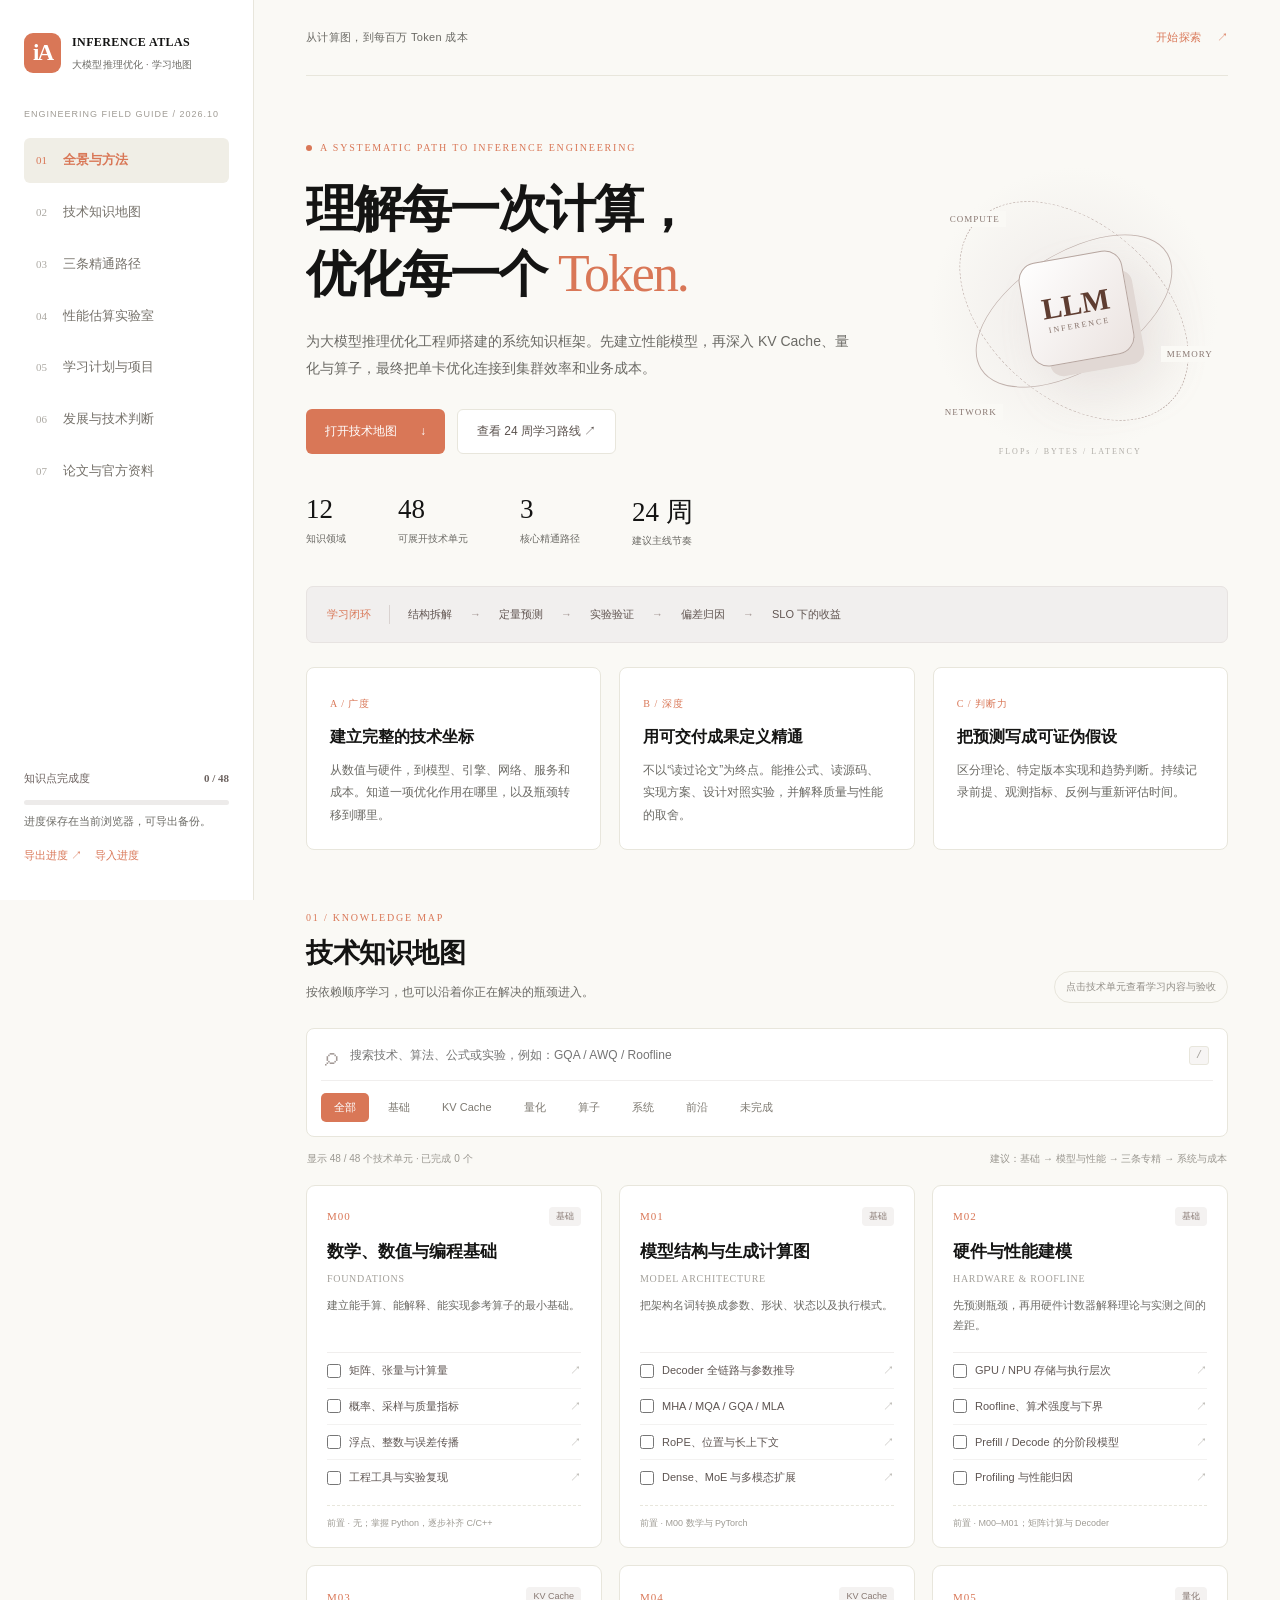
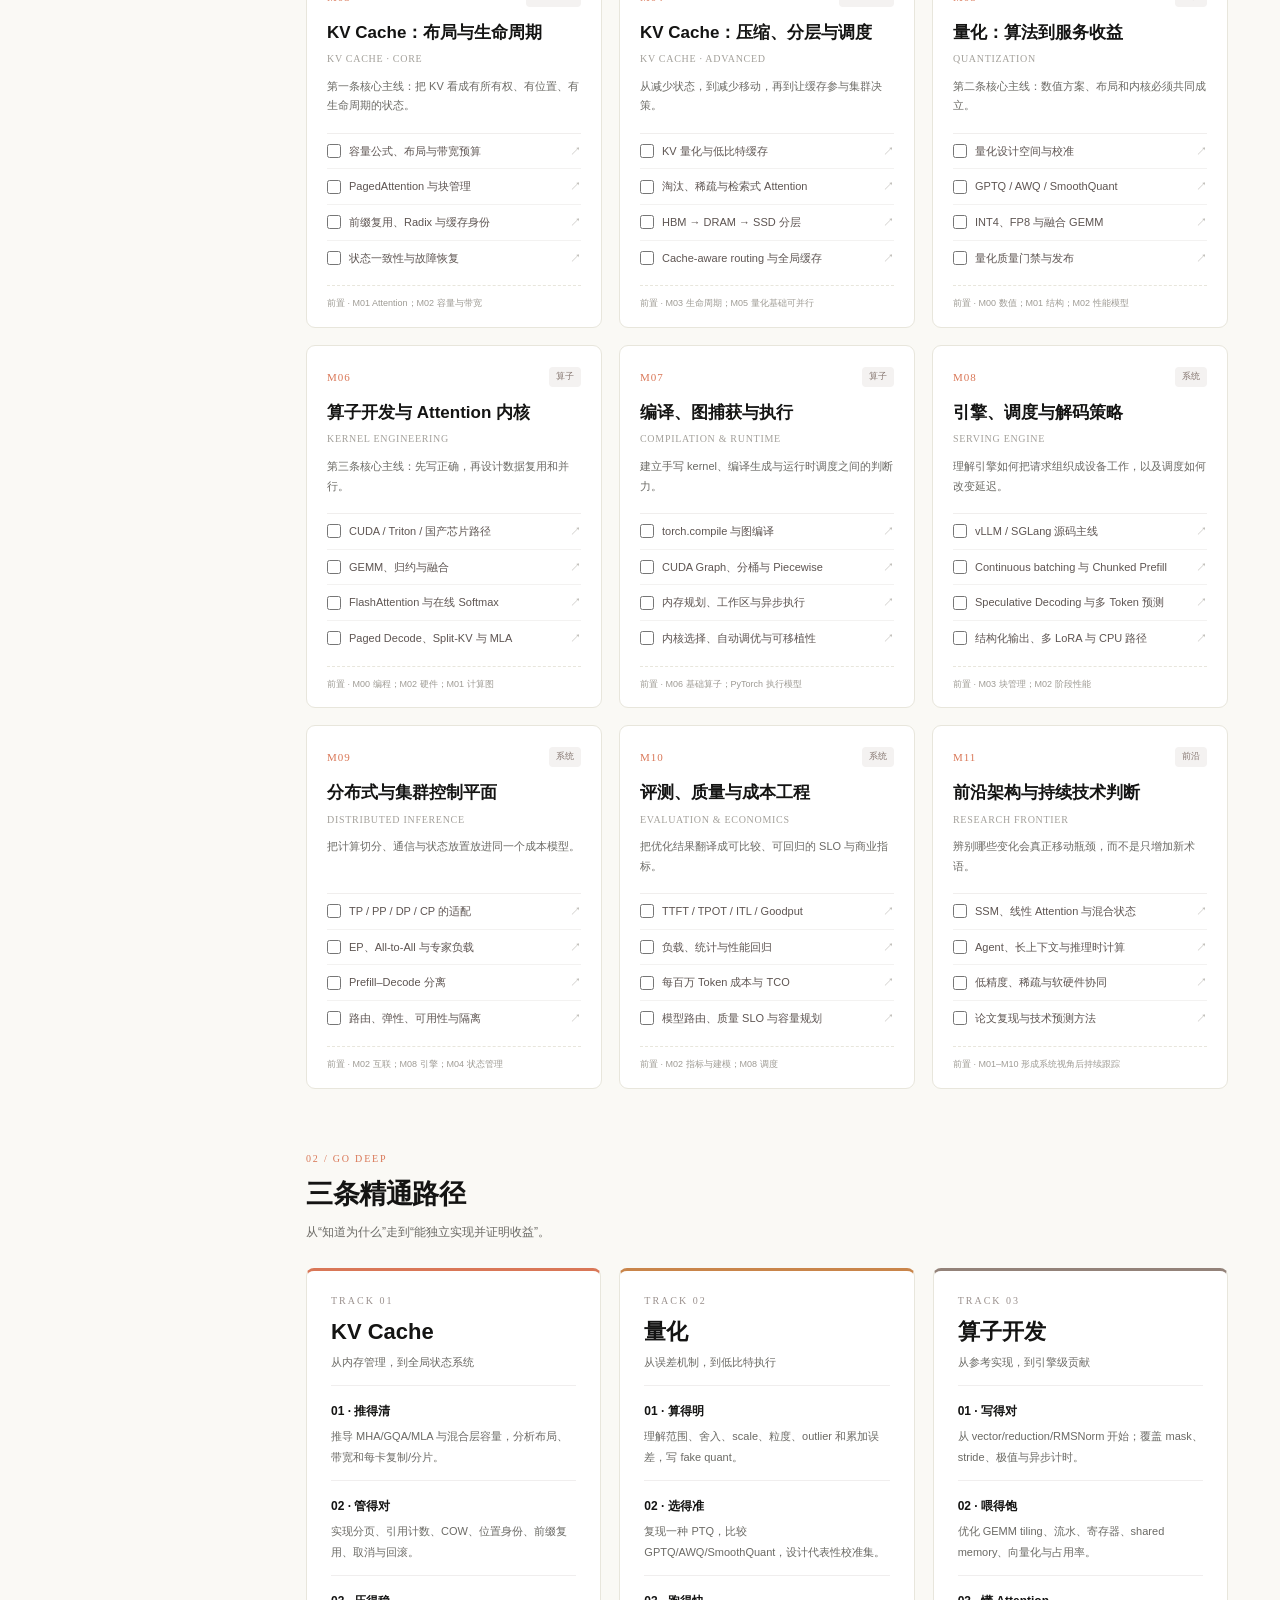
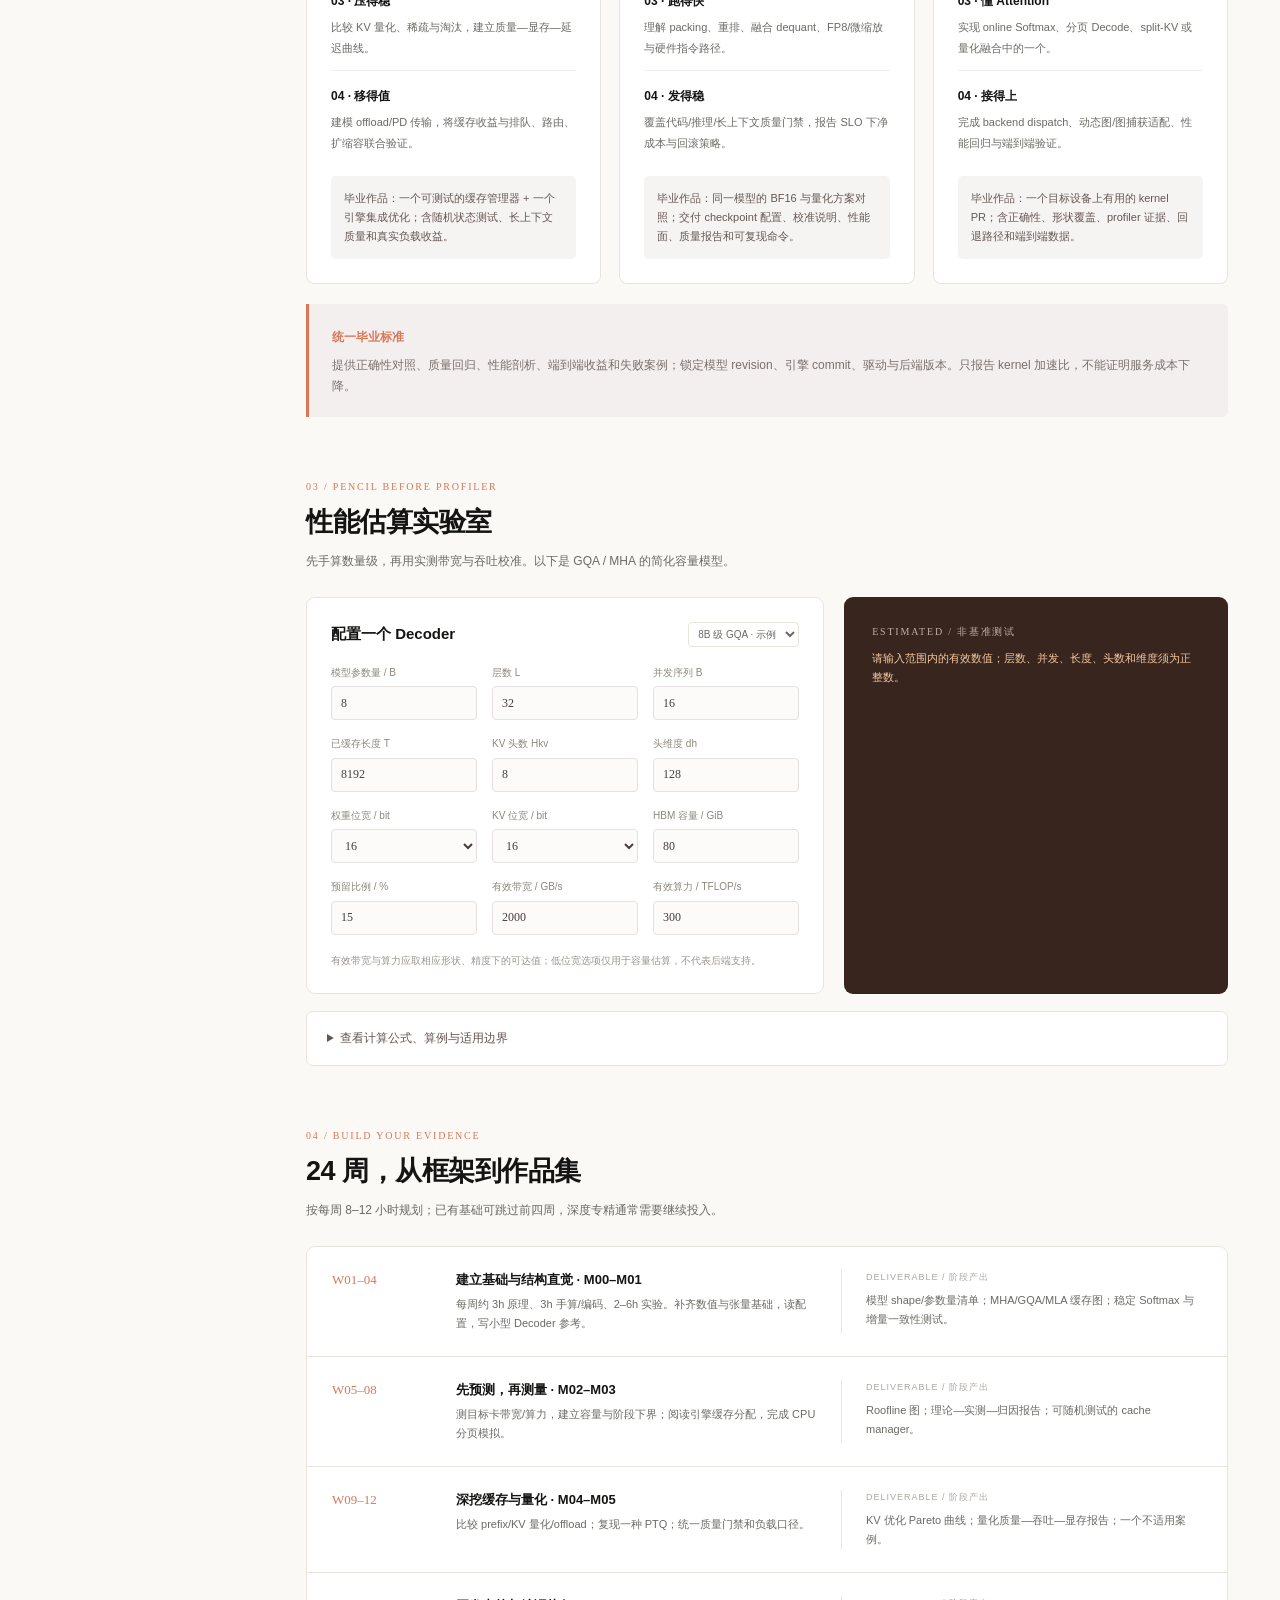
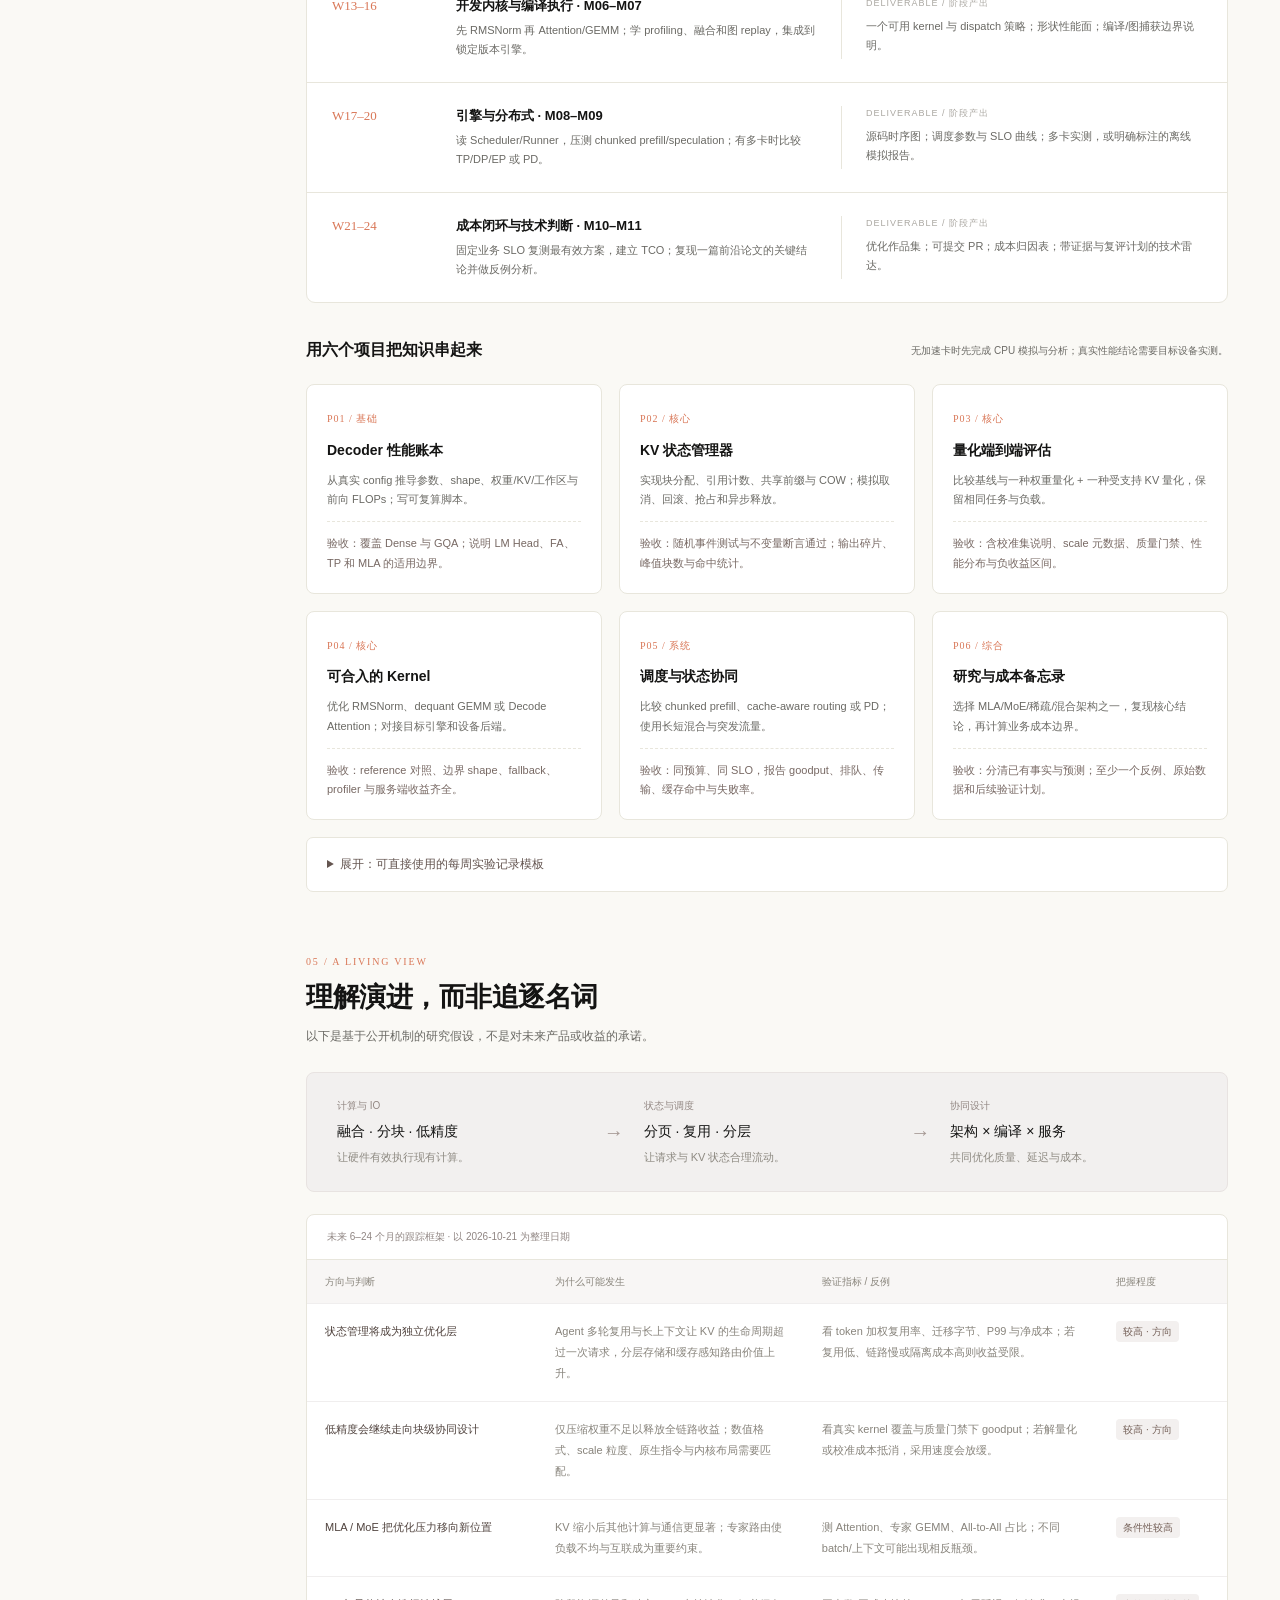
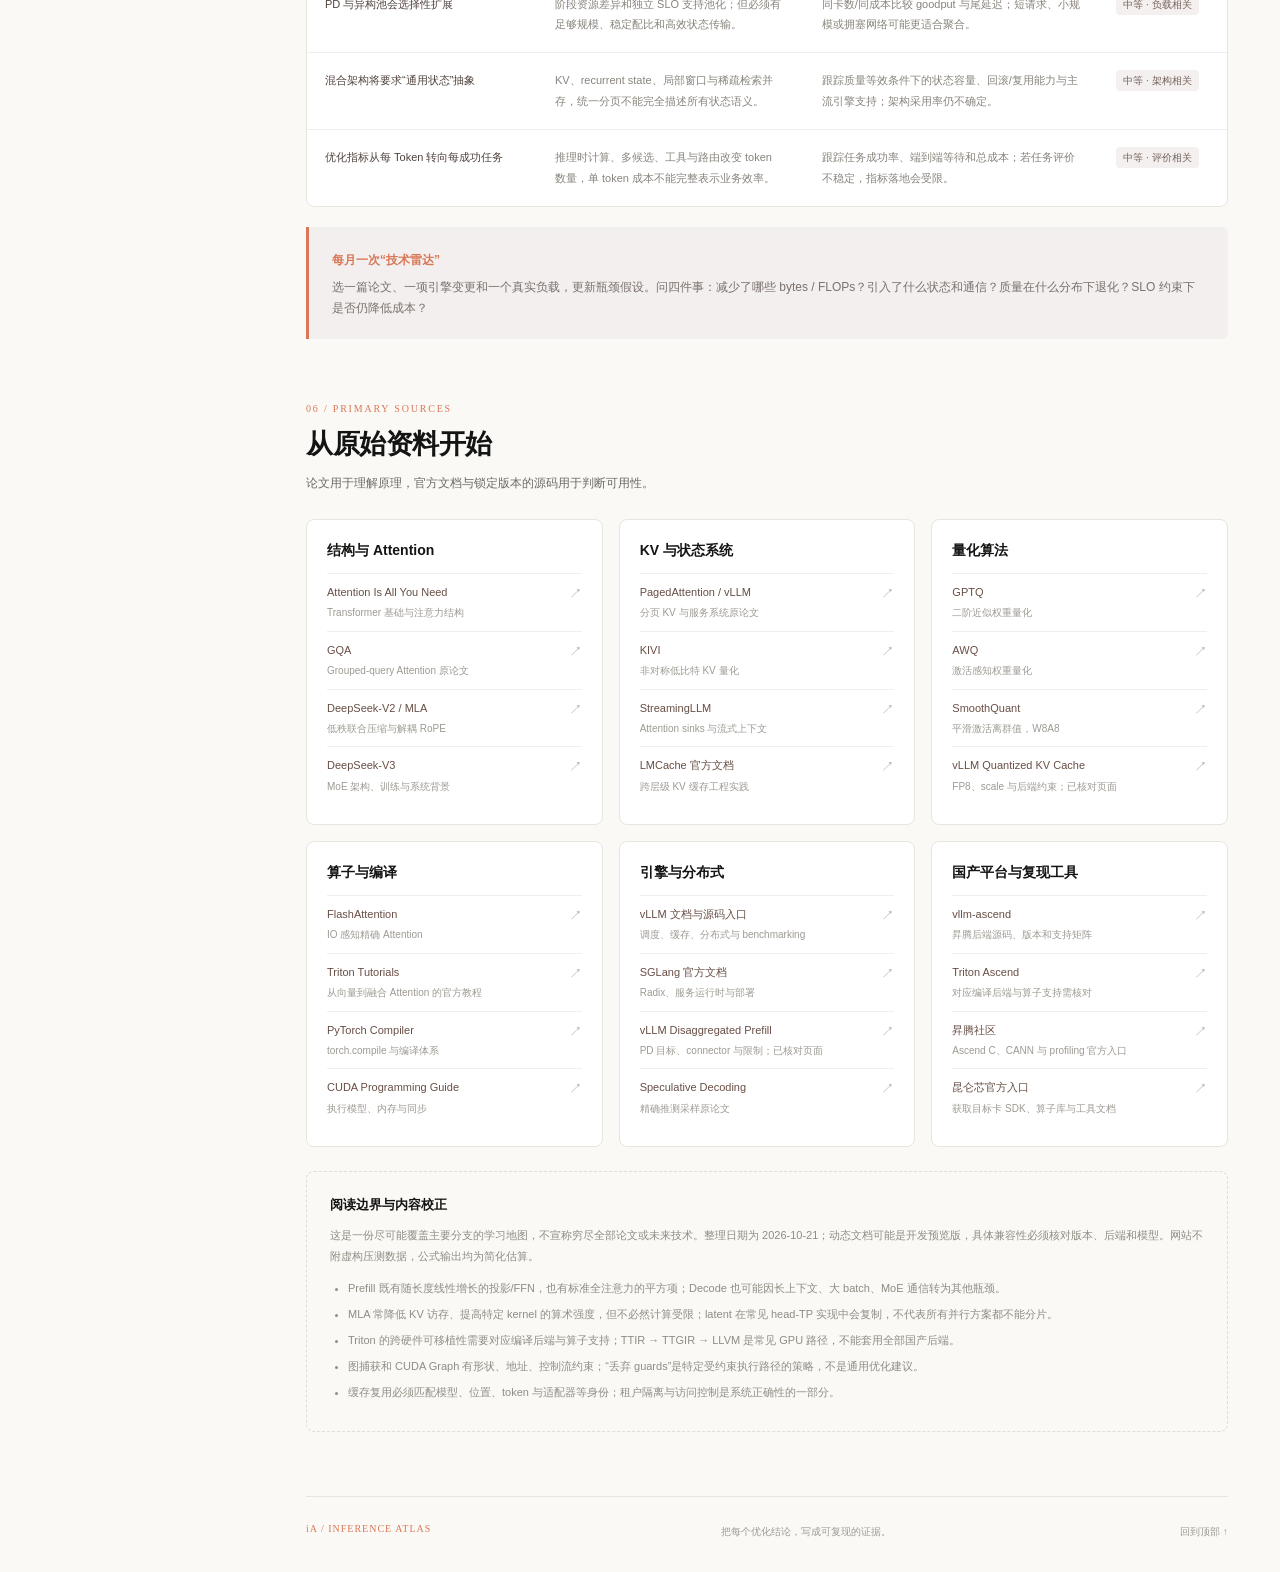
<file: 推理优化知识概览/index.html>
<!doctype html>
<html lang="zh-CN">
<head>
  <meta charset="utf-8">
  <meta name="viewport" content="width=device-width,initial-scale=1">
  <meta name="color-scheme" content="light">
  <meta name="description" content="大模型推理优化工程师的系统学习地图：基础、KV Cache、量化、算子、引擎、分布式与成本。">
  <title>Inference Atlas · 大模型推理优化技术地图</title>
  <link rel="stylesheet" href="styles.css">
  <script defer src="curriculum.js"></script>
  <script defer src="app.js"></script>
</head>
<body>
  <aside class="sidebar">
    <a class="brand" href="#overview"><span class="brand-icon">iA</span><span>INFERENCE ATLAS<small>大模型推理优化 · 学习地图</small></span></a>
    <div class="edition">ENGINEERING FIELD GUIDE / 2026.10</div>
    <nav aria-label="网站导航">
      <a href="#overview" class="nav-link active"><span>01</span>全景与方法</a>
      <a href="#knowledge" class="nav-link"><span>02</span>技术知识地图</a>
      <a href="#mastery" class="nav-link"><span>03</span>三条精通路径</a>
      <a href="#lab" class="nav-link"><span>04</span>性能估算实验室</a>
      <a href="#roadmap" class="nav-link"><span>05</span>学习计划与项目</a>
      <a href="#frontier" class="nav-link"><span>06</span>发展与技术判断</a>
      <a href="#resources" class="nav-link"><span>07</span>论文与官方资料</a>
    </nav>
    <div class="sidebar-bottom">
      <div class="progress-label"><span>知识点完成度</span><strong id="progress-text">0 / 0</strong></div>
      <progress id="learning-progress" value="0" max="100"></progress>
      <p>进度保存在当前浏览器，可导出备份。</p>
      <button id="export-progress" class="text-button">导出进度 ↗</button>
      <label class="text-button import-label">导入进度<input type="file" id="import-progress" accept=".json,application/json"></label>
      <span id="storage-status" role="status"></span>
    </div>
  </aside>
  <main>
    <header class="topbar"><span>从计算图，到每百万 Token 成本</span><a href="#knowledge">开始探索 <span aria-hidden="true">↗</span></a></header>
    <section id="overview" class="hero section-anchor">
      <div class="eyebrow"><span class="live-dot"></span> A SYSTEMATIC PATH TO INFERENCE ENGINEERING</div>
      <h1>理解每一次计算，<br>优化每一个 <em>Token.</em></h1>
      <p class="hero-description">为大模型推理优化工程师搭建的系统知识框架。先建立性能模型，再深入 KV Cache、量化与算子，最终把单卡优化连接到集群效率和业务成本。</p>
      <div class="hero-actions"><a class="button primary" href="#knowledge">打开技术地图 <span>↓</span></a><a class="button secondary" href="#roadmap">查看 24 周学习路线 ↗</a></div>
      <div class="hero-stats"><div><strong>12</strong><span>知识领域</span></div><div><strong id="topic-count">—</strong><span>可展开技术单元</span></div><div><strong>3</strong><span>核心精通路径</span></div><div><strong>24 周</strong><span>建议主线节奏</span></div></div>
      <div class="hero-visual" aria-hidden="true"><div class="orbit orbit-a"></div><div class="orbit orbit-b"></div><div class="chip"><span>LLM</span><small>INFERENCE</small></div><span class="orbit-label label-a">COMPUTE</span><span class="orbit-label label-b">MEMORY</span><span class="orbit-label label-c">NETWORK</span><span class="visual-caption">FLOPs / BYTES / LATENCY</span></div>
    </section>
    <div class="principle-strip"><span>学习闭环</span><strong>结构拆解</strong><i>→</i><strong>定量预测</strong><i>→</i><strong>实验验证</strong><i>→</i><strong>偏差归因</strong><i>→</i><strong>SLO 下的收益</strong></div>
    <section class="intro-grid">
      <article class="intro-card"><span class="mini-index">A / 广度</span><h3>建立完整的技术坐标</h3><p>从数值与硬件，到模型、引擎、网络、服务和成本。知道一项优化作用在哪里，以及瓶颈转移到哪里。</p></article>
      <article class="intro-card"><span class="mini-index">B / 深度</span><h3>用可交付成果定义精通</h3><p>不以“读过论文”为终点。能推公式、读源码、实现方案、设计对照实验，并解释质量与性能的取舍。</p></article>
      <article class="intro-card"><span class="mini-index">C / 判断力</span><h3>把预测写成可证伪假设</h3><p>区分理论、特定版本实现和趋势判断。持续记录前提、观测指标、反例与重新评估时间。</p></article>
    </section>
    <section id="knowledge" class="section-anchor">
      <div class="section-heading"><div><div class="eyebrow">01 / KNOWLEDGE MAP</div><h2>技术知识地图</h2><p>按依赖顺序学习，也可以沿着你正在解决的瓶颈进入。</p></div><span class="badge">点击技术单元查看学习内容与验收</span></div>
      <div class="knowledge-toolbar"><label class="search"><span aria-hidden="true">⌕</span><input id="search-input" type="search" placeholder="搜索技术、算法、公式或实验，例如：GQA / AWQ / Roofline" aria-label="搜索知识点"><kbd>/</kbd></label><div class="filters" id="filters" aria-label="知识点筛选"><button class="filter active" data-filter="all" aria-pressed="true">全部</button><button class="filter" data-filter="基础" aria-pressed="false">基础</button><button class="filter" data-filter="KV Cache" aria-pressed="false">KV Cache</button><button class="filter" data-filter="量化" aria-pressed="false">量化</button><button class="filter" data-filter="算子" aria-pressed="false">算子</button><button class="filter" data-filter="系统" aria-pressed="false">系统</button><button class="filter" data-filter="前沿" aria-pressed="false">前沿</button><button class="filter" data-filter="unfinished" aria-pressed="false">未完成</button></div></div>
      <div class="results-line"><span id="result-count" role="status"></span><span>建议：基础 → 模型与性能 → 三条专精 → 系统与成本</span></div>
      <div id="module-grid" class="module-grid"></div><div id="empty-state" hidden>没有匹配的知识点。试试“缓存”“通信”或清空筛选条件。</div>
    </section>
    <section id="mastery" class="section-anchor">
      <div class="section-heading"><div><div class="eyebrow">02 / GO DEEP</div><h2>三条精通路径</h2><p>从“知道为什么”走到“能独立实现并证明收益”。</p></div></div>
      <div class="mastery-grid" id="mastery-grid"></div>
      <div class="callout"><strong>统一毕业标准</strong><p>提供正确性对照、质量回归、性能剖析、端到端收益和失败案例；锁定模型 revision、引擎 commit、驱动与后端版本。只报告 kernel 加速比，不能证明服务成本下降。</p></div>
    </section>
    <section id="lab" class="section-anchor">
      <div class="section-heading"><div><div class="eyebrow">03 / PENCIL BEFORE PROFILER</div><h2>性能估算实验室</h2><p>先手算数量级，再用实测带宽与吞吐校准。以下是 GQA / MHA 的简化容量模型。</p></div></div>
      <div class="lab-layout">
        <form id="calculator" class="calc-inputs">
          <div class="calc-title"><h3>配置一个 Decoder</h3><select id="preset" aria-label="选择估算预设"><option value="gqa">8B 级 GQA · 示例</option><option value="mha">7B 级 MHA · 示例</option><option value="custom">自定义</option></select></div>
          <div class="input-grid">
            <label>模型参数量 / B<input name="params" type="number" min="0.01" step="0.1" value="8" required></label>
            <label>层数 L<input name="layers" type="number" min="1" step="1" value="32" required></label>
            <label>并发序列 B<input name="batch" type="number" min="1" step="1" value="16" required></label>
            <label>已缓存长度 T<input name="tokens" type="number" min="1" step="1" value="8192" required></label>
            <label>KV 头数 Hkv<input name="heads" type="number" min="1" step="1" value="8" required></label>
            <label>头维度 dh<input name="dim" type="number" min="1" step="1" value="128" required></label>
            <label>权重位宽 / bit<select name="weightBits"><option value="16">16</option><option value="8">8</option><option value="4">4</option></select></label>
            <label>KV 位宽 / bit<select name="kvBits"><option value="16">16</option><option value="8">8</option><option value="4">4</option><option value="2">2</option></select></label>
            <label>HBM 容量 / GiB<input name="memory" type="number" min="0.1" step="0.1" value="80" required></label>
            <label>预留比例 / %<input name="reserve" type="number" min="0" max="95" step="1" value="15" required></label>
            <label>有效带宽 / GB/s<input name="bandwidth" type="number" min="0.1" step="0.1" value="2000" required></label>
            <label>有效算力 / TFLOP/s<input name="compute" type="number" min="0.1" step="0.1" value="300" required></label>
          </div>
          <p class="form-note">有效带宽与算力应取相应形状、精度下的可达值；低位宽选项仅用于容量估算，不代表后端支持。</p>
        </form>
        <div class="calc-results" aria-live="polite"><div class="eyebrow">ESTIMATED / 非基准测试</div><div id="calc-output"></div></div>
      </div>
      <details class="formula-details"><summary>查看计算公式、算例与适用边界</summary><div class="formula-grid"><article><h4>容量</h4><code>Mweights ≈ P × weight_bits / 8</code><code>MKV = 2 × L × B × T × Hkv × dh × kv_bits / 8</code><p>常规 decoder 的 K、V 同形，B 条序列等长、无共享。变长请求应对各自长度求和；滑窗层按有效窗口计；MLA 应单独计算 latent 与 RoPE 缓存。</p></article><article><h4>Decode 简化下界</h4><code>Flinear ≈ 2 × P × B</code><code>Fattention ≈ 4 × L × B × Hq × T × dh</code><code>t ≥ max(F / C, bytes / BW)</code><p>本计算器只展示线性层计算项，以及权重读取一次 + 已有 KV 扫描一次的理想带宽项。未计 Attention FLOPs，因此二者最大值仍只是粗略下界；不含通信、scale、解量化、KV 写入和调度。</p></article><article><h4>Prefill 与成本</h4><code>Fprefill ≈ 2 × P × B × S + α × L × B × S² × D</code><code>cost/1M = 总小时成本 / 实测合格 tokens每小时 × 10⁶</code><p>α 取决于因果计算与 FLOPs 计数方式。使用端到端实测吞吐时，不应再次乘利用率；容量规划使用理论吞吐时，才单独建模有效利用率。</p></article></div></details>
    </section>
    <section id="roadmap" class="section-anchor">
      <div class="section-heading"><div><div class="eyebrow">04 / BUILD YOUR EVIDENCE</div><h2>24 周，从框架到作品集</h2><p>按每周 8–12 小时规划；已有基础可跳过前四周，深度专精通常需要继续投入。</p></div></div>
      <div id="timeline" class="timeline"></div>
      <div class="project-heading"><h3>用六个项目把知识串起来</h3><span>无加速卡时先完成 CPU 模拟与分析；真实性能结论需要目标设备实测。</span></div>
      <div id="projects" class="projects-grid"></div>
      <details class="weekly-template"><summary>展开：可直接使用的每周实验记录模板</summary><pre>问题与假设：
优化对象 / 预期瓶颈 / 可证伪条件：
模型 revision、引擎 commit、硬件、驱动、后端、精度：
负载：输入/输出长度分布、到达过程、并发、缓存命中率：
基线与变体：单变量改变；预热、重复次数与随机种子：
正确性：参考实现、容差、边界 case、长序列、多轮：
质量：困惑度 + 任务指标 + 长上下文/代码/推理回归：
性能：TTFT/ITL/TPOT 的 P50/P95/P99、goodput、峰值显存：
归因：kernel 时间 / 带宽 / 计算 / 通信 / 排队：
结论：SLO 下的收益、代价、失效区间、复现命令：
下一步：最大不确定性，以及能消除它的最小实验：</pre></details>
    </section>
    <section id="frontier" class="section-anchor">
      <div class="section-heading"><div><div class="eyebrow">05 / A LIVING VIEW</div><h2>理解演进，而非追逐名词</h2><p>以下是基于公开机制的研究假设，不是对未来产品或收益的承诺。</p></div></div>
      <div class="evolution"><div><small>计算与 IO</small><strong>融合 · 分块 · 低精度</strong><p>让硬件有效执行现有计算。</p></div><span>→</span><div><small>状态与调度</small><strong>分页 · 复用 · 分层</strong><p>让请求与 KV 状态合理流动。</p></div><span>→</span><div><small>协同设计</small><strong>架构 × 编译 × 服务</strong><p>共同优化质量、延迟与成本。</p></div></div>
      <div class="trend-table-wrap"><table class="trend-table"><caption>未来 6–24 个月的跟踪框架 · 以 2026-10-21 为整理日期</caption><thead><tr><th>方向与判断</th><th>为什么可能发生</th><th>验证指标 / 反例</th><th>把握程度</th></tr></thead><tbody id="trends"></tbody></table></div>
      <div class="callout"><strong>每月一次“技术雷达”</strong><p>选一篇论文、一项引擎变更和一个真实负载，更新瓶颈假设。问四件事：减少了哪些 bytes / FLOPs？引入了什么状态和通信？质量在什么分布下退化？SLO 约束下是否仍降低成本？</p></div>
    </section>
    <section id="resources" class="section-anchor">
      <div class="section-heading"><div><div class="eyebrow">06 / PRIMARY SOURCES</div><h2>从原始资料开始</h2><p>论文用于理解原理，官方文档与锁定版本的源码用于判断可用性。</p></div></div>
      <div id="resource-grid" class="resource-grid"></div>
      <div class="editorial-note"><h3>阅读边界与内容校正</h3><p>这是一份尽可能覆盖主要分支的学习地图，不宣称穷尽全部论文或未来技术。整理日期为 2026-10-21；动态文档可能是开发预览版，具体兼容性必须核对版本、后端和模型。网站不附虚构压测数据，公式输出均为简化估算。</p><ul><li>Prefill 既有随长度线性增长的投影/FFN，也有标准全注意力的平方项；Decode 也可能因长上下文、大 batch、MoE 通信转为其他瓶颈。</li><li>MLA 常降低 KV 访存、提高特定 kernel 的算术强度，但不必然计算受限；latent 在常见 head-TP 实现中会复制，不代表所有并行方案都不能分片。</li><li>Triton 的跨硬件可移植性需要对应编译后端与算子支持；TTIR → TTGIR → LLVM 是常见 GPU 路径，不能套用全部国产后端。</li><li>图捕获和 CUDA Graph 有形状、地址、控制流约束；“丢弃 guards”是特定受约束执行路径的策略，不是通用优化建议。</li><li>缓存复用必须匹配模型、位置、token 与适配器等身份；租户隔离与访问控制是系统正确性的一部分。</li></ul></div>
    </section>
    <footer><a class="brand-footer" href="#overview">iA / INFERENCE ATLAS</a><span>把每个优化结论，写成可复现的证据。</span><a href="#overview">回到顶部 ↑</a></footer>
  </main>
  <dialog id="topic-dialog" aria-labelledby="dialog-title"><div class="dialog-top"><span id="dialog-module" class="eyebrow"></span><button id="close-dialog" class="icon-button" aria-label="关闭详情">×</button></div><div id="dialog-content"></div></dialog>
  <div id="toast" role="status" hidden></div>
  <noscript><div class="noscript">此网站使用 JavaScript 展示交互大纲，请启用 JavaScript。完整文字大纲也可在同目录的 curriculum.js 中查看。</div></noscript>
</body>
</html>
</file>
<file: 推理优化知识概览/styles.css>
:root{--bg:#faf9f5;--paper:#ffffff;--ink:#141413;--muted:#6b6a65;--line:#e8e6dc;--green:#d97757;--mint:#f0eee6;--orange:#f38020;--sidebar:254px}
*{box-sizing:border-box}html{scroll-behavior:smooth;scroll-padding-top:30px}body{margin:0;background:var(--bg);font-variant-numeric:tabular-nums;color:var(--ink);font-family:-apple-system,BlinkMacSystemFont,"PingFang SC","Microsoft YaHei",sans-serif;font-size:14px;line-height:1.75}a{color:inherit;text-decoration:none}button,input,select{font:inherit}button,a,input,select,summary{touch-action:manipulation}button{cursor:pointer}button:focus-visible,a:focus-visible,input:focus-visible,summary:focus-visible,select:focus-visible{outline:3px solid #a97f6f;outline-offset:3px}[hidden]{display:none!important}.sidebar{position:fixed;inset:0 auto 0 0;width:var(--sidebar);background:#fff;border-right:1px solid var(--line);padding:32px 24px;display:flex;flex-direction:column;z-index:5}.brand{display:flex;gap:11px;align-items:center;font-family:"Tiempos Headline",Georgia,"Songti SC","Noto Serif SC",serif;font-size:12px;font-weight:700;letter-spacing:.4px}.brand-icon{display:grid;place-items:center;background:var(--green);color:#fff;width:37px;height:40px;font-size:23px;border-radius:9px;letter-spacing:-2px}.brand small{display:block;font-family:inherit;font-weight:400;font-size:10px;color:var(--muted);letter-spacing:.2px;margin-top:3px}.edition{font-size:9px;letter-spacing:1px;color:#a09c95;margin:33px 0 16px}.sidebar nav{display:grid;gap:7px}.nav-link{padding:11px 12px;border-radius:6px;color:#75716a;font-size:13px}.nav-link span{display:inline-block;width:27px;font:11px "Tiempos Headline",Georgia,"Songti SC","Noto Serif SC",serif;color:#aca9a3}.nav-link:hover{background:#f7f5f4}.nav-link.active{background:var(--mint);color:var(--green);font-weight:600}.nav-link.active span{color:var(--green)}.sidebar-bottom{margin-top:auto;padding-top:35px;font-size:11px;color:var(--muted)}.progress-label{display:flex;justify-content:space-between;color:#6c625f}.progress-label strong{font-family:"Tiempos Headline",Georgia,"Songti SC","Noto Serif SC",serif;font-size:11px}progress{width:100%;height:5px;appearance:none;border:0;border-radius:10px;overflow:hidden;margin:12px 0 2px}progress::-webkit-progress-bar{background:#edebea}progress::-webkit-progress-value{background:var(--green)}progress::-moz-progress-bar{background:var(--green)}.text-button{border:0;background:none;padding:3px 10px 3px 0;color:var(--green);font-size:11px}.import-label{cursor:pointer}.import-label input{display:none}#storage-status{display:block;color:#9a6435}main{margin-left:var(--sidebar);padding:0 52px;max-width:1850px}.topbar{height:76px;display:flex;justify-content:space-between;align-items:center;border-bottom:1px solid var(--line);font-size:11px;color:var(--muted);letter-spacing:.3px}.topbar a{color:var(--green)}.topbar a span{margin-left:12px}.hero{position:relative;padding:66px 0 36px;overflow:hidden}.eyebrow{font:10px "Tiempos Headline",Georgia,"Songti SC","Noto Serif SC",serif;letter-spacing:1.8px;font-weight:500;color:var(--green);display:flex;gap:8px;align-items:center}.live-dot{width:6px;height:6px;border-radius:50%;background:var(--green)}h1{font-size:clamp(36px,3.9vw,62px);font-weight:600;line-height:1.3;letter-spacing:-2px;margin:24px 0 21px}h1 em{font:500 1.04em "Tiempos Headline",Georgia,"Songti SC","Noto Serif SC",serif;font-style:normal;color:var(--green)}.hero-description{font-size:14px;max-width:550px;color:var(--muted);line-height:1.95;margin:0 0 27px}.hero-actions{display:flex;gap:12px}.button{padding:11px 19px;display:inline-flex;gap:23px;align-items:center;border-radius:6px;font-size:12px;font-weight:500}.primary{background:var(--green);color:#fff}.primary:hover{background:#532717}.secondary{background:#fff;border:1px solid var(--line);color:#5b524e}.hero-stats{display:flex;gap:52px;margin-top:40px}.hero-stats div{display:grid;gap:2px}.hero-stats strong{font:500 27px "Tiempos Headline",Georgia,"Songti SC","Noto Serif SC",serif}.hero-stats span{font-size:10px;color:var(--muted)}.hero-visual{position:absolute;right:1%;top:90px;width:290px;height:290px;pointer-events:none;background:radial-gradient(ellipse,#eeeae8,transparent 70%)}.orbit{position:absolute;border:1px solid #c1b2ad;border-radius:50%;inset:35px;transform:rotate(-32deg) scaleY(.53)}.orbit-b{transform:rotate(42deg) scaleY(.65);border-style:dashed;inset:12px}.chip{position:absolute;left:95px;top:90px;width:105px;height:105px;border:1px solid #b7a6a0;background:linear-gradient(135deg,#fff,#ebe3e0);border-radius:18px;box-shadow:12px 17px 0 -5px #e1d8d4,22px 30px 50px #c2b3ae33;display:flex;flex-direction:column;align-items:center;justify-content:center;transform:rotate(-10deg)}.chip span{font:600 30px "Tiempos Headline",Georgia,"Songti SC","Noto Serif SC",serif;color:#5f3d31}.chip small{font:8px "Tiempos Headline",Georgia,"Songti SC","Noto Serif SC",serif;letter-spacing:2px;color:#836f67}.orbit-label{position:absolute;background:var(--bg);padding:3px 6px;font:9px "Tiempos Headline",Georgia,"Songti SC","Noto Serif SC",serif;letter-spacing:1px;color:#897872}.label-a{top:45px;left:15px}.label-b{right:0;top:180px}.label-c{bottom:36px;left:10px}.visual-caption{position:absolute;bottom:0;left:70px;font:8px "Tiempos Headline",Georgia,"Songti SC","Noto Serif SC",serif;letter-spacing:2px;color:#b1aea8}.principle-strip{display:flex;align-items:center;gap:18px;flex-wrap:wrap;padding:18px 20px;background:#f1efee;border:1px solid #e7e3e1;border-radius:7px;font-size:11px}.principle-strip>span{color:var(--green);padding-right:18px;border-right:1px solid #d9d2d0}.principle-strip strong{font-weight:500;color:#625652}.principle-strip i{font-style:normal;color:#a39793}.intro-grid{display:grid;grid-template-columns:repeat(3,1fr);gap:18px;margin:24px 0 62px}.intro-card{padding:22px 23px;background:#fff;border:1px solid var(--line);border-radius:8px}.mini-index{font:10px "Tiempos Headline",Georgia,"Songti SC","Noto Serif SC",serif;color:var(--green);letter-spacing:1px}h3{font-size:16px;line-height:1.5;margin:10px 0}p{margin:0 0 12px}.intro-card p{font-size:12px;color:var(--muted);margin-bottom:0;line-height:1.9}.section-anchor{scroll-margin-top:28px}section.section-anchor:not(.hero){margin:0 0 64px}.section-heading{display:flex;justify-content:space-between;align-items:flex-end;gap:15px;margin-bottom:25px}h2{font-size:27px;line-height:1.4;font-weight:600;letter-spacing:-.5px;margin:12px 0 9px}.section-heading p{color:var(--muted);font-size:12px;margin:0}.badge{font-size:10px;color:#949089;border:1px solid var(--line);border-radius:30px;padding:6px 11px;white-space:nowrap}.knowledge-toolbar{background:#fff;border:1px solid var(--line);border-radius:8px;padding:14px;margin-bottom:13px}.search{display:flex;align-items:center;gap:10px;border-bottom:1px solid #f0eeed;padding:0 4px 12px}.search>span{font-size:25px;color:#a29996;line-height:1}.search input{width:100%;border:0;background:transparent;outline:none;font-size:12px;min-width:0}.search kbd{font-size:10px;color:#a09d97;background:#f7f5f4;padding:0 6px;border:1px solid var(--line);border-radius:3px}.filters{display:flex;gap:6px;flex-wrap:wrap;margin-top:12px}.filter{font-size:11px;background:transparent;border:0;border-radius:5px;padding:5px 13px;color:#7e7a72}.filter.active{background:var(--green);color:#fff}.filter:not(.active):hover{background:var(--mint)}.results-line{display:flex;justify-content:space-between;font-size:10px;color:#9a9790;margin:0 1px 17px}.module-grid{display:grid;grid-template-columns:repeat(3,minmax(0,1fr));gap:17px}.module-card{border:1px solid var(--line);background:#fff;border-radius:9px;padding:21px 20px 15px;position:relative;overflow:hidden}.module-card:hover{border-color:#c5b5af}.module-top{display:flex;justify-content:space-between;align-items:center}.module-id{font:11px "Tiempos Headline",Georgia,"Songti SC","Noto Serif SC",serif;color:var(--green);letter-spacing:1px}.module-tag{font-size:9px;color:#877872;background:#f4f2f1;border-radius:4px;padding:2px 7px}.module-card h3{font-size:17px;margin:13px 0 5px}.module-subtitle{font-size:10px;color:#a3a09a;font-family:"Tiempos Headline",Georgia,"Songti SC","Noto Serif SC",serif;letter-spacing:.7px;margin-bottom:9px}.module-description{font-size:11px;color:var(--muted);min-height:43px;line-height:1.8}.topic-list{list-style:none;padding:0;margin:13px 0 0;border-top:1px solid #f0eeed}.topic-row{display:flex;gap:8px;align-items:center;border-bottom:1px solid #f3f2f1;padding:8px 0}.topic-row:last-child{border:0}.topic-check{width:14px;height:14px;accent-color:var(--green);margin:0;flex-shrink:0;cursor:pointer}.topic-button{display:flex;align-items:center;justify-content:space-between;text-align:left;width:100%;background:none;border:0;color:#5e5552;padding:0;font-size:11px;gap:6px;line-height:1.7}.topic-button span:last-child{color:#b2afa9}.topic-button:hover{color:var(--green)}.topic-row.done .topic-button{color:#a69d9a}.module-prereq{font-size:9px;color:#9e9b94;border-top:1px dashed var(--line);padding-top:10px;margin-top:10px}#empty-state{text-align:center;background:#fff;border:1px dashed var(--line);padding:60px;color:var(--muted)}.mastery-grid{display:grid;grid-template-columns:repeat(3,1fr);gap:18px}.mastery-card{background:#fff;border:1px solid var(--line);border-top:3px solid var(--green);border-radius:8px;padding:24px}.mastery-card:nth-child(2){border-top-color:#c9854a}.mastery-card:nth-child(3){border-top-color:#938279}.mastery-card .track-number{font:10px "Tiempos Headline",Georgia,"Songti SC","Noto Serif SC",serif;letter-spacing:2px;color:#9a908d}.mastery-card h3{font-size:22px;margin:9px 0 5px}.mastery-card>p{font-size:11px;color:var(--muted)}.mastery-step{padding:12px 0;border-top:1px solid #f0eeee}.mastery-step b{font-size:12px;font-weight:600}.mastery-step p{font-size:11px;line-height:1.9;color:var(--muted);margin:4px 0 0}.mastery-deliverable{margin-top:10px;background:#f6f4f3;padding:13px;font-size:11px;color:#645752;border-radius:5px}.callout{padding:20px 23px;border-left:3px solid var(--green);background:#f2efee;border-radius:0 6px 6px 0;margin-top:20px}.callout strong{font-size:12px;color:var(--green)}.callout p{font-size:12px;color:#7b716d;margin:6px 0 0}.lab-layout{display:grid;grid-template-columns:1.35fr 1fr;gap:20px}.calc-inputs{border:1px solid var(--line);border-radius:9px;padding:24px;background:#fff}.calc-title{display:flex;align-items:center;justify-content:space-between;gap:10px;margin-bottom:17px}.calc-title h3{margin:0;font-size:15px}.calc-title select{font-size:10px;padding:5px;border:1px solid var(--line);border-radius:4px;color:var(--muted);background:#fff}.input-grid{display:grid;grid-template-columns:repeat(3,1fr);gap:15px}.input-grid label{display:grid;gap:5px;font-size:10px;color:#8c887f}.input-grid input,.input-grid select{width:100%;border:1px solid #e5e1e0;padding:7px 9px;border-radius:4px;background:#fcfbfa;color:#493d38;font:12px "Tiempos Headline",Georgia,"Songti SC","Noto Serif SC",serif;height:34px}.form-note{font-size:10px;color:#9a968f;margin:17px 0 0}.calc-results{background:#37251e;color:#f1eeed;border-radius:9px;padding:28px}.calc-results .eyebrow{color:#c2aea6}.metric-grid{display:grid;grid-template-columns:1fr 1fr;gap:24px 16px;margin:24px 0}.metric{display:grid;gap:3px}.metric>span{font-size:10px;color:#beb1ac}.metric strong{font:500 25px "Tiempos Headline",Georgia,"Songti SC","Noto Serif SC",serif}.metric small{font-size:11px;font-weight:400;color:#beb1ac}.memory-bar{height:8px;background:#513f39;border-radius:10px;overflow:hidden;display:flex;margin:8px 0 9px}.memory-bar>span:first-child{background:#c1aca4}.memory-bar>span:last-child{background:#e2a977}.memory-legend{font-size:10px;color:#beb1ac;display:flex;gap:15px}.calc-foot{margin:18px 0 0;font-size:11px;color:#ccc3bf;line-height:1.9}.calc-warning{color:#f4c79f;font-size:11px;margin-top:10px}.formula-details,.weekly-template{background:#fff;border:1px solid var(--line);border-radius:7px;margin-top:17px;padding:16px 20px;font-size:12px}summary{cursor:pointer;color:#645550;font-weight:500}.formula-grid{display:grid;grid-template-columns:repeat(3,1fr);gap:24px;padding-top:15px}.formula-grid h4{font-size:12px;margin:5px 0 9px}.formula-grid code{display:block;font:10px/1.8 ui-monospace,monospace;overflow-wrap:anywhere;color:#654134;margin-bottom:7px}.formula-grid p{font-size:11px;color:var(--muted)}.timeline{border:1px solid var(--line);border-radius:9px;overflow:hidden;background:#fff}.timeline-row{display:grid;grid-template-columns:100px 1fr 1fr;gap:24px;padding:23px 25px;border-bottom:1px solid var(--line)}.timeline-row:last-child{border:0}.week{font:500 13px "Tiempos Headline",Georgia,"Songti SC","Noto Serif SC",serif;color:var(--green);padding-top:2px}.timeline-row h3{margin:0 0 5px;font-size:13px}.timeline-row p{font-size:11px;color:var(--muted);margin:0}.timeline-output{border-left:1px solid var(--line);padding-left:24px}.timeline-output span{display:block;font-size:9px;letter-spacing:1px;color:#aba8a2;margin-bottom:5px}.project-heading{display:flex;justify-content:space-between;align-items:center;gap:20px;margin:25px 0 12px}.project-heading h3{font-size:16px}.project-heading>span{font-size:10px;color:var(--muted);max-width:470px}.projects-grid{display:grid;grid-template-columns:repeat(3,1fr);gap:17px}.project-card{border:1px solid var(--line);border-radius:8px;padding:20px;background:#fff}.project-card small{font:10px "Tiempos Headline",Georgia,"Songti SC","Noto Serif SC",serif;color:var(--green);letter-spacing:1px}.project-card h3{font-size:14px}.project-card p{font-size:11px;color:var(--muted)}.project-card .acceptance{margin:0;border-top:1px dashed var(--line);padding-top:12px;color:#786964}.weekly-template pre{font:11px/2 ui-monospace,"PingFang SC",monospace;white-space:pre-wrap;overflow-wrap:anywhere;color:#736a67;margin-top:20px}.evolution{display:flex;align-items:center;justify-content:space-between;gap:20px;background:#f2f0ef;border:1px solid #e8e3e1;border-radius:8px;padding:24px 30px;margin-bottom:22px}.evolution>div{flex:1}.evolution small{font-size:10px;color:#938884;display:block}.evolution strong{display:block;font-size:14px;margin-top:4px;font-weight:500}.evolution p{font-size:11px;color:#8e8a82;margin:5px 0 0}.evolution>span{color:#a69994;font-size:20px}.trend-table-wrap{overflow-x:auto;border:1px solid var(--line);border-radius:8px;background:#fff}.trend-table{border-collapse:collapse;width:100%;font-size:11px;min-width:670px;text-align:left}.trend-table caption{text-align:left;padding:13px 20px;font-size:10px;color:#908683;border-bottom:1px solid var(--line)}.trend-table th{font-size:10px;font-weight:500;color:#8a867d;background:#f8f6f5;padding:13px 18px}.trend-table td{padding:17px 18px;border-top:1px solid #f0eeee;vertical-align:top;color:#88847c;line-height:1.9}.trend-table td:first-child{color:#50433e;width:25%}.trend-table td:nth-child(2){width:29%}.trend-table td:nth-child(3){width:32%}.trend-confidence{background:#f3f0ef;color:#76625a;border-radius:4px;display:inline-block;padding:1px 7px;white-space:nowrap;font-size:10px}.resource-grid{display:grid;grid-template-columns:repeat(3,1fr);gap:16px}.resource-group{background:#fff;border:1px solid var(--line);border-radius:8px;padding:20px}.resource-group h3{font-size:14px;margin:0 0 12px}.resource-link{display:block;padding:9px 0;border-top:1px solid #f0eeee}.resource-link strong{font-size:11px;font-weight:500;display:block;color:#674e45}.resource-link strong span{float:right;font-size:13px;color:#b3a9a6}.resource-link small{font-size:10px;display:block;color:#9e9a93;margin-top:2px}.resource-link:hover strong{color:#7e3b23}.editorial-note{margin-top:24px;padding:23px;border:1px dashed #e1dbd9;border-radius:8px}.editorial-note h3{font-size:13px;margin:0 0 10px}.editorial-note p,.editorial-note li{font-size:11px;color:#908c84;line-height:1.9}.editorial-note ul{padding-left:18px;margin:0}.editorial-note li{margin-bottom:5px}footer{display:flex;justify-content:space-between;gap:20px;border-top:1px solid var(--line);padding:26px 0 32px;color:#9d9a93;font-size:10px}.brand-footer{font:500 10px "Tiempos Headline",Georgia,"Songti SC","Noto Serif SC",serif;color:var(--green);letter-spacing:1px}dialog{width:min(760px,calc(100% - 32px));max-height:88vh;border:1px solid #e0dad8;border-radius:13px;padding:28px 34px;color:var(--ink);box-shadow:0 25px 120px #24181340}dialog::backdrop{background:#2a1e1a70;backdrop-filter:blur(4px)}.dialog-top{display:flex;justify-content:space-between;align-items:center;margin-bottom:5px}.icon-button{border:0;background:#f4f2f2;border-radius:50%;width:30px;height:30px;font-size:23px;color:#7d706b;line-height:1}.dialog-tag{display:inline-block;font-size:10px;background:#f4f0ef;padding:3px 8px;border-radius:4px;color:#7d6c66;margin-right:5px}.dialog-intro{font-size:13px;color:#817d74;margin:14px 0 20px}.dialog-section{margin-top:20px;padding-top:15px;border-top:1px solid var(--line)}.dialog-section h3{font-size:13px;margin:0 0 9px;color:#6a4c41}.dialog-section li{font-size:13px;margin:7px 0;color:#6f6561}.dialog-section ul{padding-left:19px}.dialog-exercise{font-size:13px;background:#f5f3f2;border-radius:6px;padding:16px;color:#6d5e59}.dialog-exercise b{display:block;color:#593d32;margin-bottom:6px}.dialog-footer{display:flex;justify-content:space-between;align-items:center;margin-top:25px;gap:15px}.dialog-footer button{border:0}.dialog-footer>span{font-size:10px;color:#a09794}#toast{position:fixed;bottom:25px;left:50%;transform:translateX(-50%);padding:12px 20px;background:#432c24;color:#fff;box-shadow:0 5px 25px #00000022;border-radius:7px;font-size:12px;z-index:20}.noscript{position:fixed;inset:0 0 auto;background:#fae6d4;padding:15px;z-index:30;text-align:center}
@media(min-width:1600px){main{padding:0 75px}.hero-visual{right:8%;transform:scale(1.2);top:115px}.hero-description{max-width:620px}.module-card{padding:25px}.module-description{min-height:40px}.topic-button{font-size:12px}}
@media(max-width:1250px){:root{--sidebar:220px}main{padding:0 30px}.sidebar{padding:28px 17px}.hero-visual{right:-65px;opacity:.45;transform:scale(.85)}.hero-description{max-width:70%}.hero h1,.hero-actions{position:relative;z-index:1}.module-grid{grid-template-columns:repeat(2,minmax(0,1fr))}.hero-stats{gap:36px}.mastery-card{padding:19px}.lab-layout{grid-template-columns:1.2fr 1fr}.input-grid{grid-template-columns:repeat(2,1fr)}.calc-title{align-items:flex-start;flex-direction:column}.metric strong{font-size:23px}}
@media(max-width:980px){:root{--sidebar:190px}.sidebar{padding:24px 12px}.brand{font-size:10px;gap:8px}.brand-icon{width:30px;height:34px;font-size:20px}.brand small{font-size:8px}.edition{font-size:8px}.nav-link{padding:9px 6px;font-size:11px}.nav-link span{width:22px}.intro-grid,.mastery-grid{grid-template-columns:1fr}.intro-grid{gap:10px}.intro-card{padding:16px}.intro-card h3{margin:5px 0}.mastery-card{padding:22px}.mastery-step{display:grid;grid-template-columns:110px 1fr;gap:12px}.mastery-step p{margin:0}.lab-layout{grid-template-columns:1fr}.calc-title{flex-direction:row}.input-grid{grid-template-columns:repeat(3,1fr)}.projects-grid,.resource-grid{grid-template-columns:repeat(2,1fr)}.formula-grid{grid-template-columns:1fr}.timeline-row{grid-template-columns:75px 1fr;gap:15px}.timeline-output{grid-column:2;padding-left:0;border-left:0}.badge{display:none}.hero-visual{display:none}.hero-description{max-width:100%}.results-line>span:last-child{display:none}.evolution{gap:10px;padding:20px}.evolution strong{font-size:12px}.evolution p{font-size:10px}.project-heading{display:block}.project-heading>span{display:block}}
@media(max-width:700px){:root{--sidebar:0px}.sidebar{position:sticky;width:100%;padding:12px 18px;inset:0 0 auto;border-right:0;border-bottom:1px solid var(--line)}.brand{font-size:11px}.brand small{font-size:9px}.brand-icon{height:31px;width:31px}.edition,.sidebar-bottom{display:none}.sidebar nav{display:flex;overflow-x:auto;gap:6px;margin-top:10px;scrollbar-width:thin}.nav-link{white-space:nowrap;padding:6px 9px;font-size:10px}.nav-link span{display:none}main{padding:0 20px}.topbar{height:53px;font-size:10px}.hero{padding:36px 0 30px}.eyebrow{font-size:8px;letter-spacing:1px}h1{font-size:38px;letter-spacing:-1px;margin-top:22px}.hero-description{font-size:12px}.hero-actions{gap:8px}.button{font-size:10px;padding:10px 12px;gap:10px}.hero-stats{justify-content:space-between;gap:15px;margin-top:28px}.hero-stats strong{font-size:23px}.hero-stats span{font-size:9px}.principle-strip{gap:9px;font-size:9px;padding:13px}.principle-strip>span{padding-right:9px}.intro-grid{margin-bottom:40px}.section-heading{margin-bottom:19px}h2{font-size:24px}.section-heading p{font-size:11px}.module-grid{grid-template-columns:1fr}.module-description{min-height:0}.module-card{padding:21px}.module-card h3{font-size:18px}.topic-button{font-size:12px}.topic-row{padding:10px 0}.filter{font-size:10px;padding:5px 10px}.search input{font-size:11px}.input-grid{grid-template-columns:repeat(2,1fr)}.calc-inputs{padding:20px}.calc-title{flex-direction:column}.projects-grid,.resource-grid{grid-template-columns:1fr}.timeline-row{padding:20px 15px;grid-template-columns:65px 1fr;gap:12px}.week{font-size:11px}.evolution{flex-direction:column;align-items:stretch}.evolution>span{transform:rotate(90deg);text-align:center;line-height:1}.evolution>div{text-align:center}.evolution p{font-size:11px}.mastery-step{grid-template-columns:1fr;gap:4px}footer{flex-wrap:wrap;font-size:9px}footer>span{order:3;width:100%}dialog{padding:20px}.dialog-footer{align-items:flex-start;flex-direction:column}.section-anchor{scroll-margin-top:120px}section.section-anchor:not(.hero){margin-bottom:45px}}
@media(prefers-reduced-motion:reduce){html{scroll-behavior:auto}}
@media print{.sidebar,.topbar,.hero-actions,.knowledge-toolbar,.topic-check,.hero-visual,.calc-inputs,.dialog-top,.dialog-footer,#toast{display:none!important}main{margin:0;padding:0}body{background:#fff}.module-grid,.mastery-grid,.projects-grid,.resource-grid{grid-template-columns:repeat(2,1fr)}.module-card,.mastery-card,.project-card{break-inside:avoid}.section-anchor{margin-bottom:25px!important}.hero{padding-top:10px}a{color:#222}.calc-results{color:#222;background:#eee}.calc-results .eyebrow,.calc-foot,.metric>span{color:#555}}
</file>
